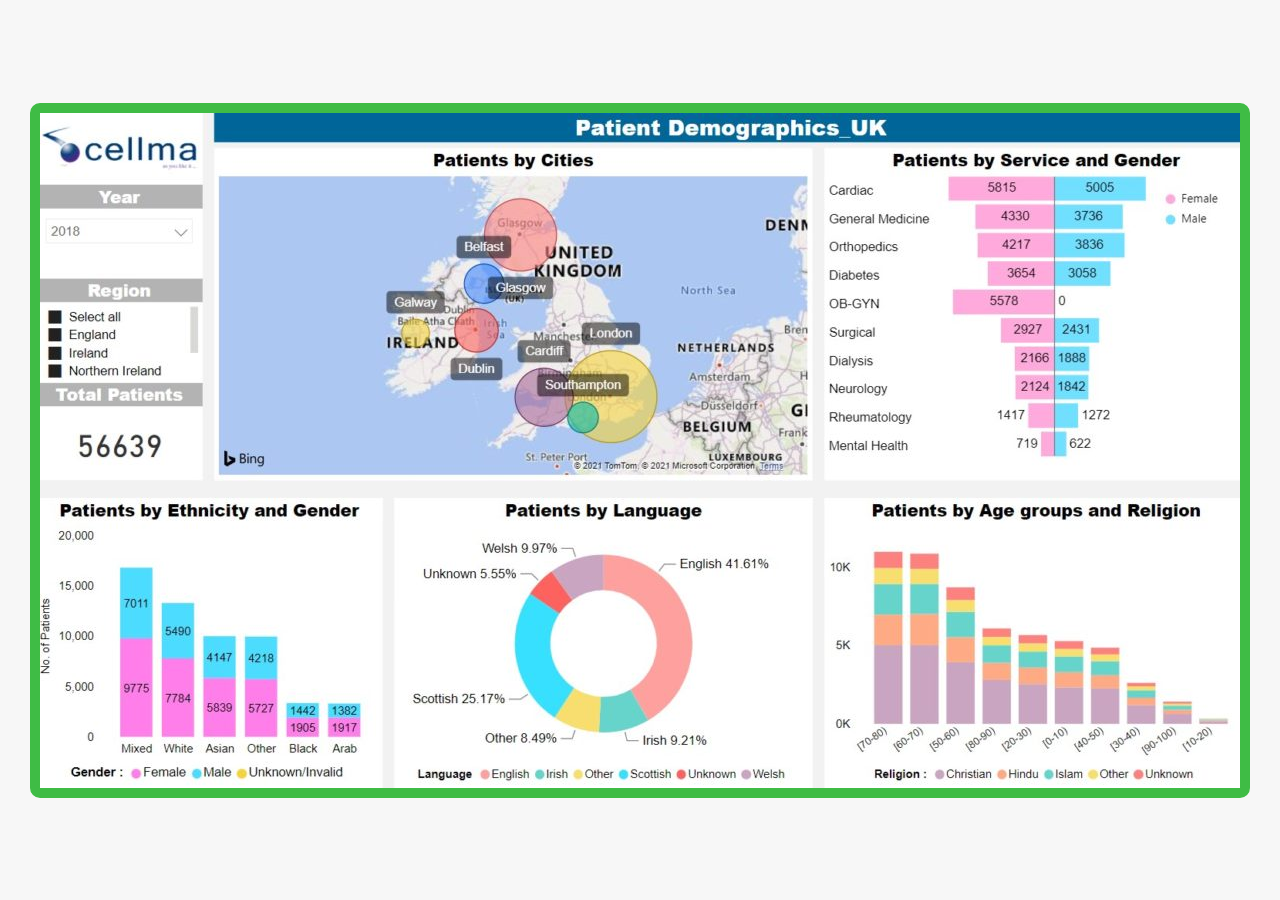
<file: chartjs.html>
<!DOCTYPE html>
<html lang="en">
<head>
    <meta charset="UTF-8">
    <meta name="viewport" content="width=device-width, initial-scale=1.0">
    <title>HealStock Dashboard</title>
    <style>
        /* Reset default browser styles */
        * {
            margin: 0;
            padding: 0;
            box-sizing: border-box;
        }

        body {
            font-family: Arial, sans-serif;
            background-color: #f7f7f7;
            display: flex;
            justify-content: center;
            align-items: center;
            height: 100vh;
            margin: 0;
        }

        img {
            max-width: 100%;
            height: auto;
            border: 10px solid #3fbc45; /* Add a green border around the image */
            border-radius: 10px; /* Optional: add rounded corners */
        }

        /* Existing CSS */
        .container {
            max-width: 1200px;
            margin: 0 auto;
            padding: 0 20px;
        }

        header {
            background-color: #fff;
            padding: 20px 0;
            box-shadow: 0 2px 4px rgba(0, 0, 0, 0.1);
        }

        nav ul {
            list-style: none;
            text-align: center;
        }

        nav ul li {
            display: inline-block;
            margin-right: 20px;
        }

        nav ul li a {
            text-decoration: none;
            font-weight: bold;
        }

        .links {
            color: #3fbc45 !important;
        }

        .links:hover {
            font-size: 18px;
            transition: color 0.3s, background-color 0.3s;
        }

        .hero-text {
            font-size: 40px;
        }

        #hero {
            position: relative;
        }

        .text-shadow h1,
        .text-shadow p {
            text-shadow: 2px 2px 4px rgba(0, 0, 0, 0.5);
        }

        #hero:before {
            content: "";
            position: absolute;
            top: 0;
            left: 0;
            width: 100%;
            height: 100%;
            background-color: rgba(0, 0, 0, 0.5);
        }

        #hero h1 {
            font-size: 36px;
            margin-bottom: 20px;
        }

        #hero p {
            font-size: 18px;
            margin-bottom: 40px;
        }

        .cta-btn {
            display: inline-block;
            background-color: #ff9800;
            color: #fff;
            padding: 10px 20px;
            border-radius: 5px;
            text-decoration: none;
            transition: background-color 0.3s ease;
        }

        .cta-btn:hover {
            background-color: #f57c00;
        }

        #features {
            background-color: #fff;
            padding: 100px 0;
        }

        .features-grid {
            display: grid;
            grid-template-columns: repeat(auto-fit, minmax(250px, 1fr));
            grid-gap: 20px;
            justify-content: center;
        }

        .feature {
            text-align: center;
        }

        .feature h3 {
            margin-bottom: 10px;
            color: #333;
        }

        .feature p {
            color: #666;
        }

        footer {
            background-color: #333;
            color: #fff;
            text-align: center;
            padding: 20px 0;
        }

        footer p {
            font-size: 14px;
        }

        .navbar-brand {
            display: flex;
            align-items: center;
        }

        .navbar-brand img {
            max-width: 150px;
            height: auto;
        }

        .intBtn {
            background: #3fbc45;
            border-radius: 100px;
            color: white;
        }

        .features {
            font-size: 30px;
            font-weight: bolder;
            color: #3fbc45;
        }

        .back-to-top {
            position: fixed;
            bottom: 20px;
            right: 20px;
            font-size: 24px;
            color: #fff;
        }

        .carousel-item img {
            height: 70vh;
            width: 100%;
            object-fit: cover;
        }

        .carousel-caption {
            position: absolute;
            top: 50%;
            left: 50%;
            transform: translate(-50%, -50%);
            text-align: center;
            color: #fff;
        }

        .carousel-caption h1 {
            font-size: 3em;
            max-width: 80%;
            margin: 0 auto;
        }

        .carousel-caption p {
            font-size: 1.5em;
            max-width: 100%;
            margin: 0 auto;
        }

        .carousel-caption div {
            max-width: 80%;
        }

        .carousel-caption h3 {
            font-size: 2.5em;
            margin-bottom: 15px;
        }

        /* Media Queries */
        @media (max-width: 768px) {
            .carousel-caption {
                top: 40%;
            }

            .carousel-caption h1,
            .carousel-caption p {
                font-size: 2em;
            }
        }

        @media (max-width: 575.98px) {
            .carousel-caption h1,
            .carousel-caption p {
                font-size: 1.5em;
            }
        }
    </style>
</head>
<body>
    <img src="images/Dashboard--1200x675.jpg" alt="Dashboard">
</body>
</html>
</file>
